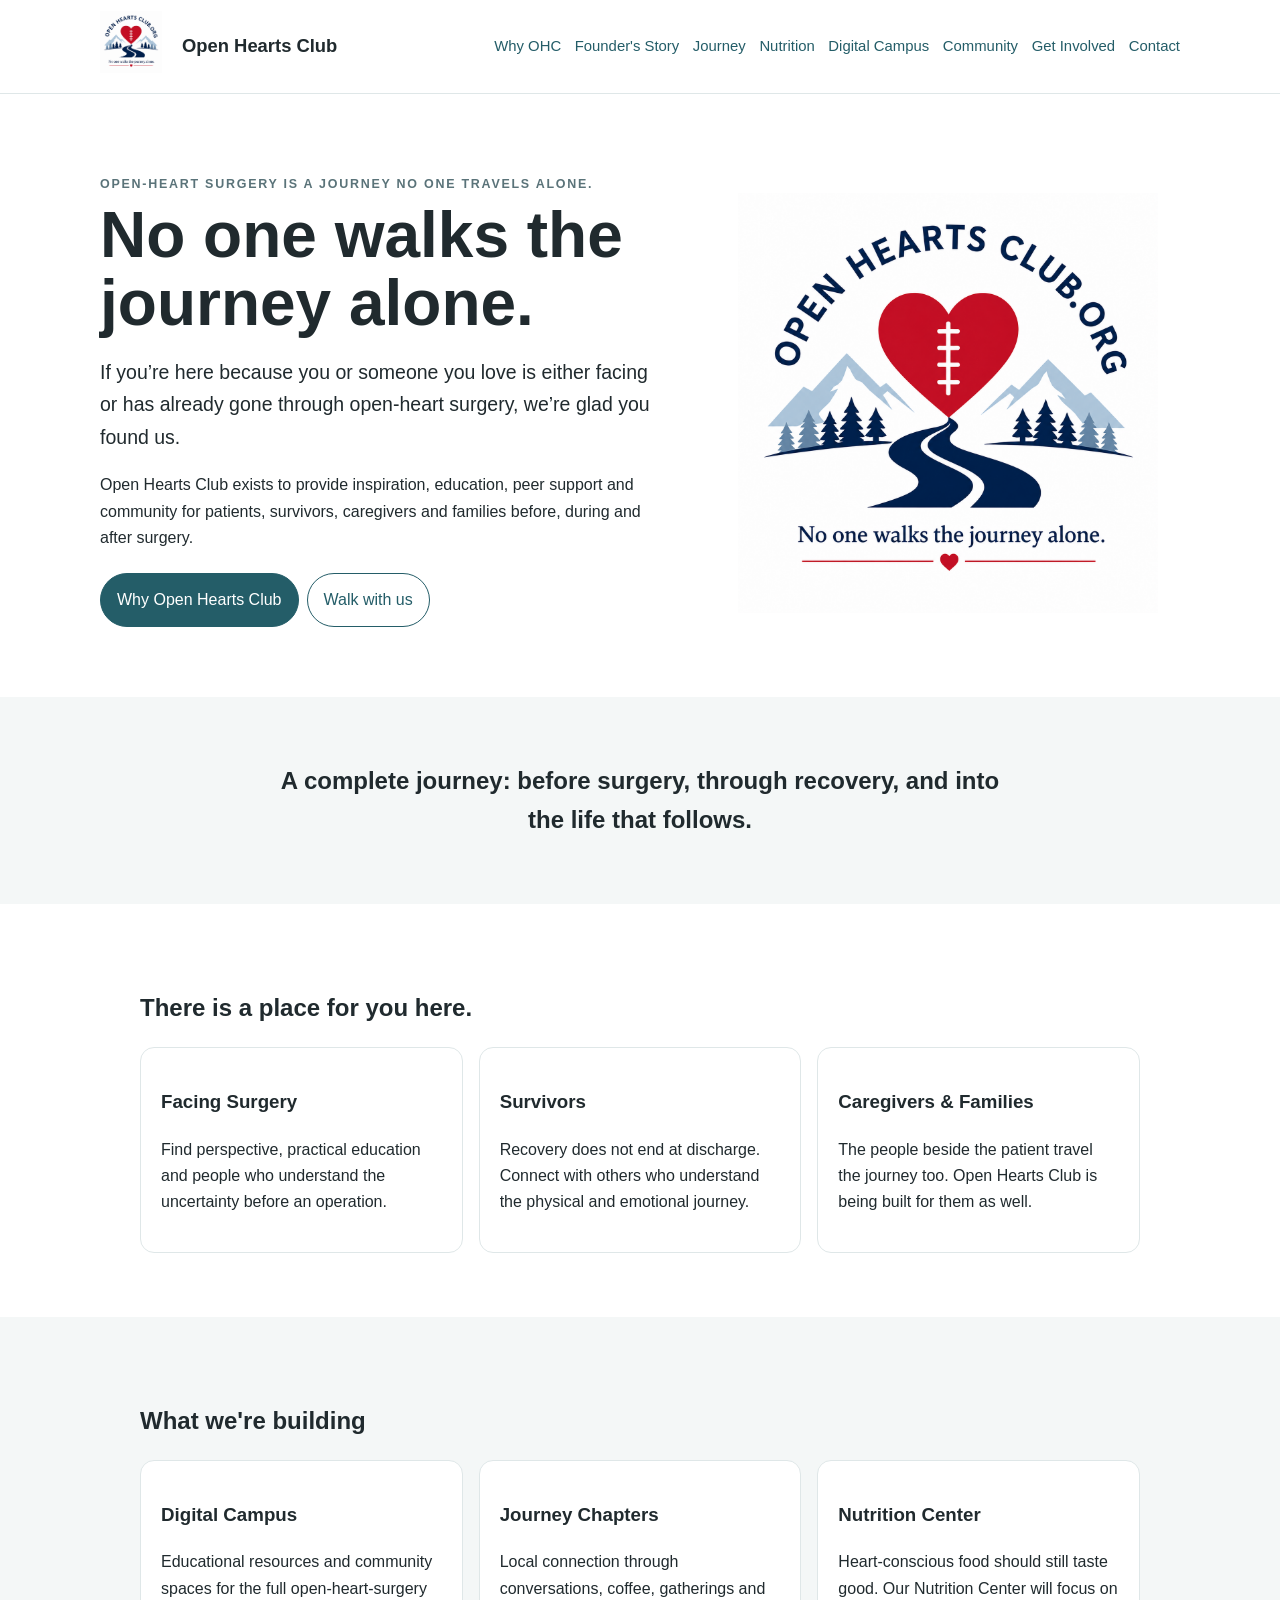
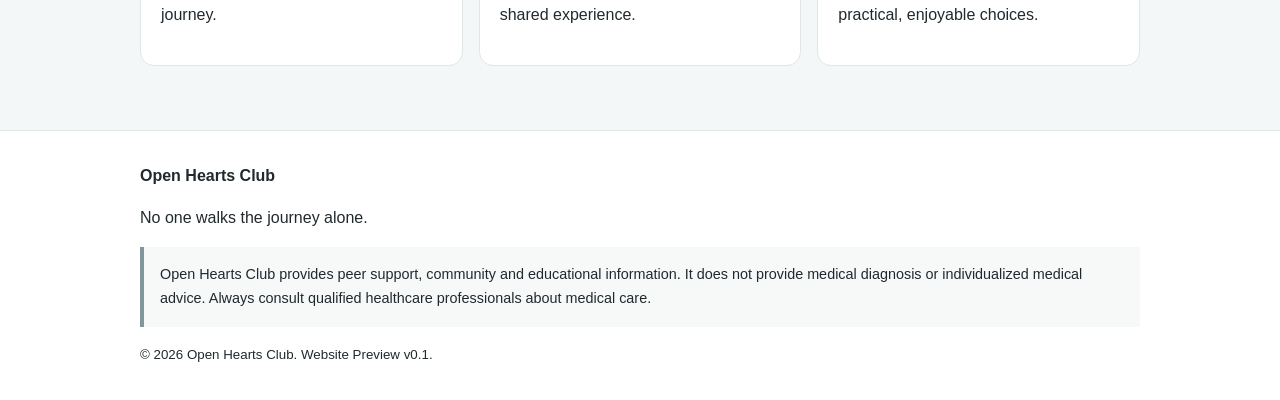
<file: index.html>
<!doctype html><html lang="en"><head><meta charset="utf-8"><meta name="viewport" content="width=device-width,initial-scale=1"><title>Open Hearts Club | No one walks the journey alone</title><meta name="description" content="Open Hearts Club supports patients, survivors, caregivers and families through the open-heart-surgery journey."><link rel="stylesheet" href="styles.css"></head><body><header><nav class="nav"><a href="index.html"><img src="open-hearts-club-logo.png" alt="Open Hearts Club journey-path logo"></a><span class="brand">Open Hearts Club</span><div class="navlinks"><a href="why-open-hearts-club.html">Why OHC</a><a href="founders-story.html">Founder's Story</a><a href="journey-chapters.html">Journey</a><a href="nutrition-center.html">Nutrition</a><a href="digital-campus.html">Digital Campus</a><a href="founding-community.html">Community</a><a href="involvement.html">Get Involved</a><a href="contact.html">Contact</a></div></nav></header><main><section class="hero"><div><div class="eyebrow">Open-heart surgery is a journey no one travels alone.</div><h1>No one walks the journey alone.</h1><p class="lead">If you’re here because you or someone you love is either facing or has already gone through open-heart surgery, we’re glad you found us.</p><p>Open Hearts Club exists to provide inspiration, education, peer support and community for patients, survivors, caregivers and families before, during and after surgery.</p><a class="btn primary" href="why-open-hearts-club.html">Why Open Hearts Club</a><a class="btn" href="involvement.html">Walk with us</a></div><div><img src="open-hearts-club-logo.png" alt="Open Hearts Club journey-path logo"></div></section><section class="section soft"><div class="wrap"><p class="quote">A complete journey: before surgery, through recovery, and into the life that follows.</p></div></section><section class="section"><div class="wrap"><h2>There is a place for you here.</h2><div class="grid"><div class="card"><h3>Facing Surgery</h3><p>Find perspective, practical education and people who understand the uncertainty before an operation.</p></div><div class="card"><h3>Survivors</h3><p>Recovery does not end at discharge. Connect with others who understand the physical and emotional journey.</p></div><div class="card"><h3>Caregivers & Families</h3><p>The people beside the patient travel the journey too. Open Hearts Club is being built for them as well.</p></div></div></div></section><section class="section soft"><div class="wrap"><h2>What we're building</h2><div class="grid"><div class="card"><h3>Digital Campus</h3><p>Educational resources and community spaces for the full open-heart-surgery journey.</p></div><div class="card"><h3>Journey Chapters</h3><p>Local connection through conversations, coffee, gatherings and shared experience.</p></div><div class="card"><h3>Nutrition Center</h3><p>Heart-conscious food should still taste good. Our Nutrition Center will focus on practical, enjoyable choices.</p></div></div></div></section></main><footer><div class="footer"><strong>Open Hearts Club</strong><p>No one walks the journey alone.</p><p class="notice">Open Hearts Club provides peer support, community and educational information. It does not provide medical diagnosis or individualized medical advice. Always consult qualified healthcare professionals about medical care.</p><small>© <span data-year></span> Open Hearts Club. Website Preview v0.1.</small></div></footer><script src="site.js"></script></body></html>
</file>
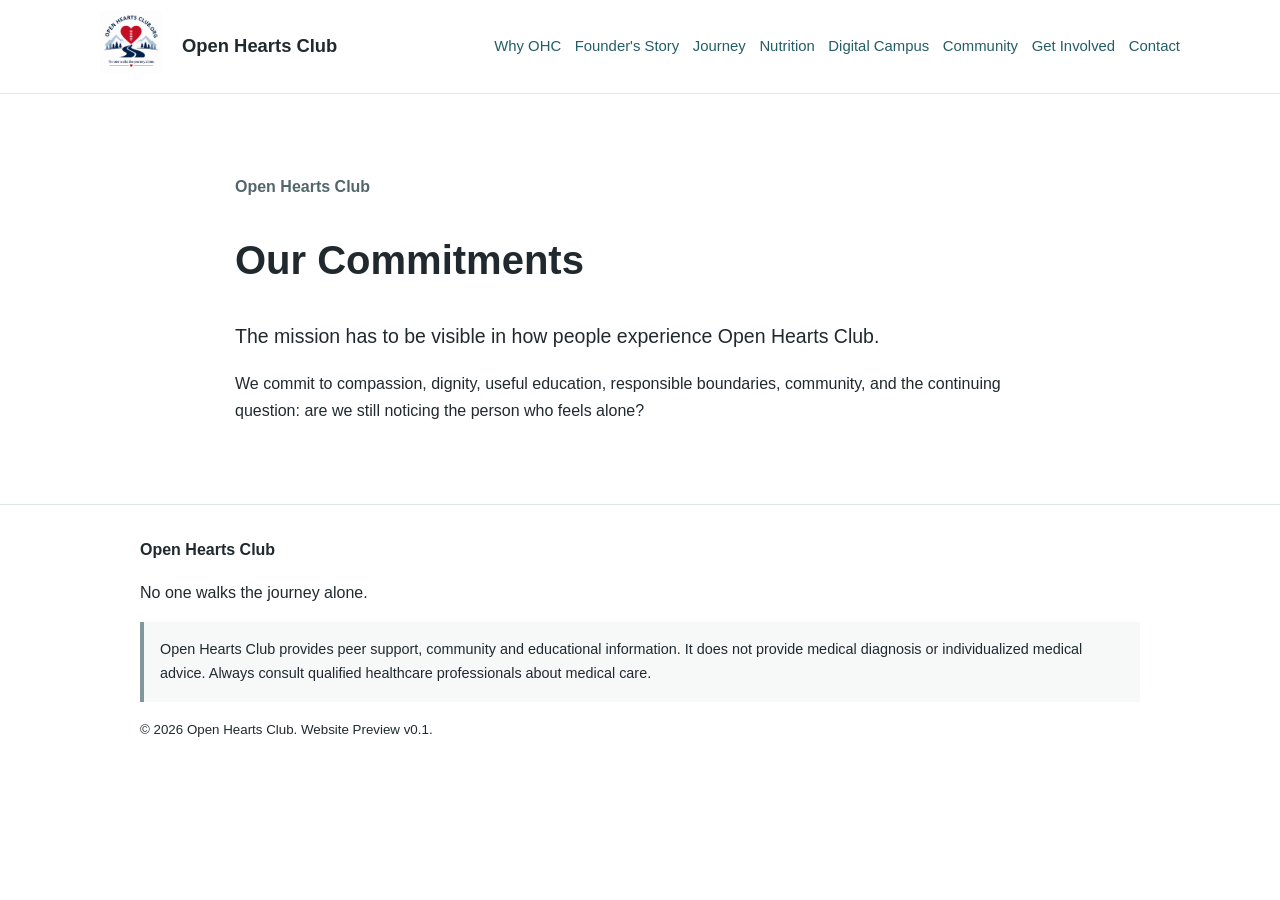
<file: commitments.html>
<!doctype html><html lang="en"><head><meta charset="utf-8"><meta name="viewport" content="width=device-width,initial-scale=1"><title>Our Commitments | Open Hearts Club</title><link rel="stylesheet" href="styles.css"></head><body><header><nav class="nav"><a href="index.html"><img src="open-hearts-club-logo.png" alt="Open Hearts Club journey-path logo"></a><span class="brand">Open Hearts Club</span><div class="navlinks"><a href="why-open-hearts-club.html">Why OHC</a><a href="founders-story.html">Founder's Story</a><a href="journey-chapters.html">Journey</a><a href="nutrition-center.html">Nutrition</a><a href="digital-campus.html">Digital Campus</a><a href="founding-community.html">Community</a><a href="involvement.html">Get Involved</a><a href="contact.html">Contact</a></div></nav></header><main class="page"><p class="tag">Open Hearts Club</p><h1>Our Commitments</h1><p class="lead">The mission has to be visible in how people experience Open Hearts Club.</p><p>We commit to compassion, dignity, useful education, responsible boundaries, community, and the continuing question: are we still noticing the person who feels alone?</p></main><footer><div class="footer"><strong>Open Hearts Club</strong><p>No one walks the journey alone.</p><p class="notice">Open Hearts Club provides peer support, community and educational information. It does not provide medical diagnosis or individualized medical advice. Always consult qualified healthcare professionals about medical care.</p><small>© <span data-year></span> Open Hearts Club. Website Preview v0.1.</small></div></footer><script src="site.js"></script></body></html>
</file>
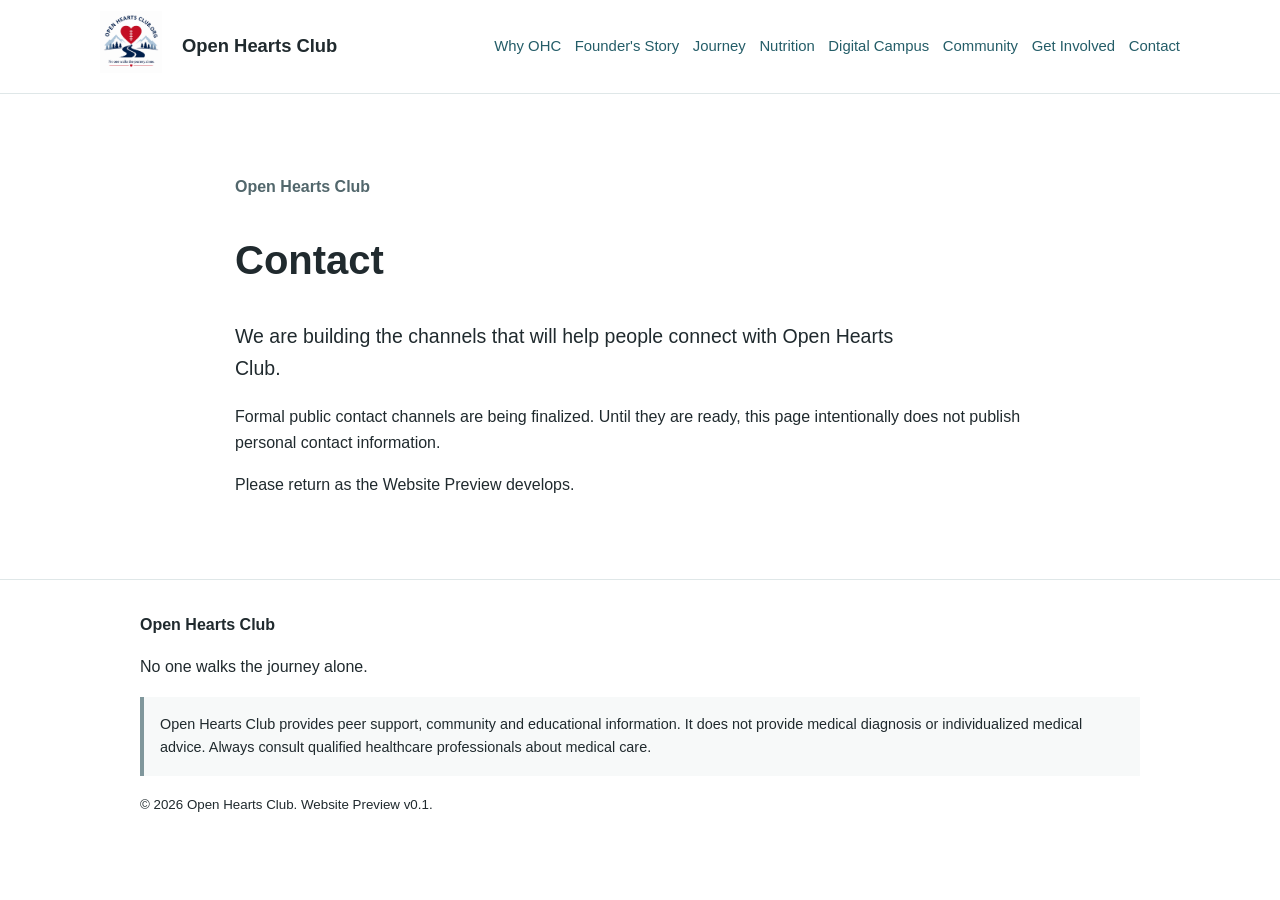
<file: contact.html>
<!doctype html><html lang="en"><head><meta charset="utf-8"><meta name="viewport" content="width=device-width,initial-scale=1"><title>Contact | Open Hearts Club</title><link rel="stylesheet" href="styles.css"></head><body><header><nav class="nav"><a href="index.html"><img src="open-hearts-club-logo.png" alt="Open Hearts Club journey-path logo"></a><span class="brand">Open Hearts Club</span><div class="navlinks"><a href="why-open-hearts-club.html">Why OHC</a><a href="founders-story.html">Founder's Story</a><a href="journey-chapters.html">Journey</a><a href="nutrition-center.html">Nutrition</a><a href="digital-campus.html">Digital Campus</a><a href="founding-community.html">Community</a><a href="involvement.html">Get Involved</a><a href="contact.html">Contact</a></div></nav></header><main class="page"><p class="tag">Open Hearts Club</p><h1>Contact</h1><p class="lead">We are building the channels that will help people connect with Open Hearts Club.</p><p>Formal public contact channels are being finalized. Until they are ready, this page intentionally does not publish personal contact information.</p><p>Please return as the Website Preview develops.</p></main><footer><div class="footer"><strong>Open Hearts Club</strong><p>No one walks the journey alone.</p><p class="notice">Open Hearts Club provides peer support, community and educational information. It does not provide medical diagnosis or individualized medical advice. Always consult qualified healthcare professionals about medical care.</p><small>© <span data-year></span> Open Hearts Club. Website Preview v0.1.</small></div></footer><script src="site.js"></script></body></html>
</file>
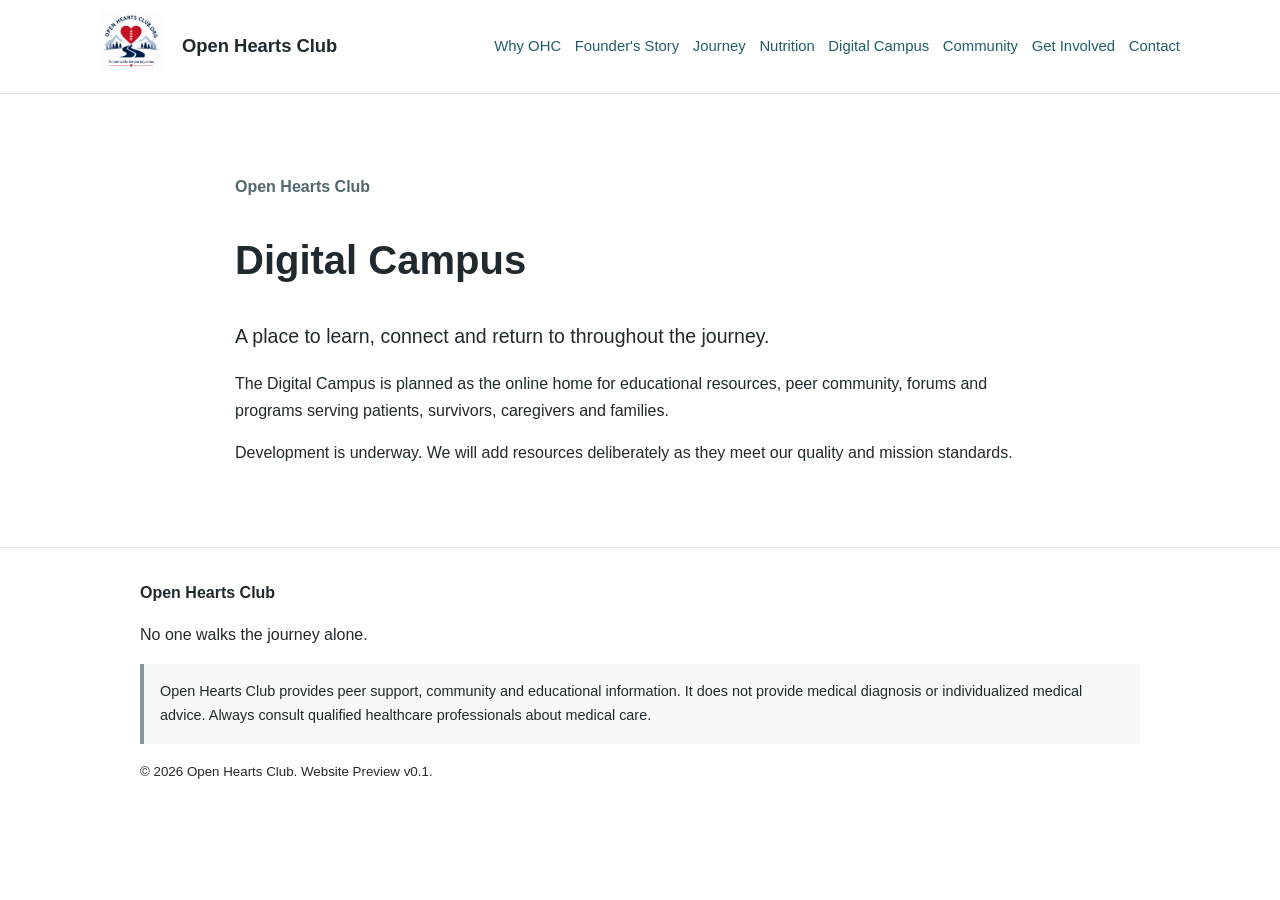
<file: digital-campus.html>
<!doctype html><html lang="en"><head><meta charset="utf-8"><meta name="viewport" content="width=device-width,initial-scale=1"><title>Digital Campus | Open Hearts Club</title><link rel="stylesheet" href="styles.css"></head><body><header><nav class="nav"><a href="index.html"><img src="open-hearts-club-logo.png" alt="Open Hearts Club journey-path logo"></a><span class="brand">Open Hearts Club</span><div class="navlinks"><a href="why-open-hearts-club.html">Why OHC</a><a href="founders-story.html">Founder's Story</a><a href="journey-chapters.html">Journey</a><a href="nutrition-center.html">Nutrition</a><a href="digital-campus.html">Digital Campus</a><a href="founding-community.html">Community</a><a href="involvement.html">Get Involved</a><a href="contact.html">Contact</a></div></nav></header><main class="page"><p class="tag">Open Hearts Club</p><h1>Digital Campus</h1><p class="lead">A place to learn, connect and return to throughout the journey.</p><p>The Digital Campus is planned as the online home for educational resources, peer community, forums and programs serving patients, survivors, caregivers and families.</p><p>Development is underway. We will add resources deliberately as they meet our quality and mission standards.</p></main><footer><div class="footer"><strong>Open Hearts Club</strong><p>No one walks the journey alone.</p><p class="notice">Open Hearts Club provides peer support, community and educational information. It does not provide medical diagnosis or individualized medical advice. Always consult qualified healthcare professionals about medical care.</p><small>© <span data-year></span> Open Hearts Club. Website Preview v0.1.</small></div></footer><script src="site.js"></script></body></html>
</file>
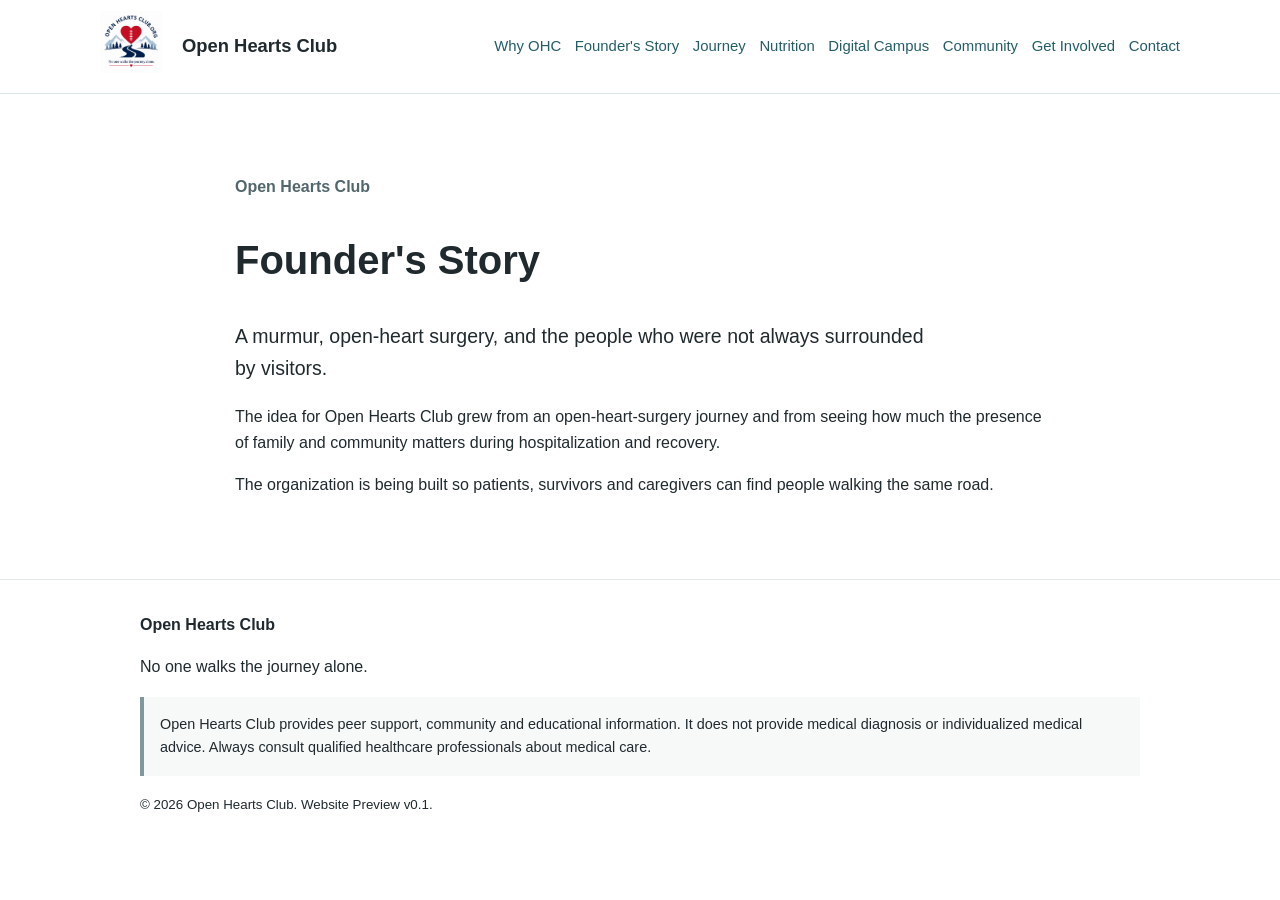
<file: founders-story.html>
<!doctype html><html lang="en"><head><meta charset="utf-8"><meta name="viewport" content="width=device-width,initial-scale=1"><title>Founder's Story | Open Hearts Club</title><link rel="stylesheet" href="styles.css"></head><body><header><nav class="nav"><a href="index.html"><img src="open-hearts-club-logo.png" alt="Open Hearts Club journey-path logo"></a><span class="brand">Open Hearts Club</span><div class="navlinks"><a href="why-open-hearts-club.html">Why OHC</a><a href="founders-story.html">Founder's Story</a><a href="journey-chapters.html">Journey</a><a href="nutrition-center.html">Nutrition</a><a href="digital-campus.html">Digital Campus</a><a href="founding-community.html">Community</a><a href="involvement.html">Get Involved</a><a href="contact.html">Contact</a></div></nav></header><main class="page"><p class="tag">Open Hearts Club</p><h1>Founder's Story</h1><p class="lead">A murmur, open-heart surgery, and the people who were not always surrounded by visitors.</p><p>The idea for Open Hearts Club grew from an open-heart-surgery journey and from seeing how much the presence of family and community matters during hospitalization and recovery.</p><p>The organization is being built so patients, survivors and caregivers can find people walking the same road.</p></main><footer><div class="footer"><strong>Open Hearts Club</strong><p>No one walks the journey alone.</p><p class="notice">Open Hearts Club provides peer support, community and educational information. It does not provide medical diagnosis or individualized medical advice. Always consult qualified healthcare professionals about medical care.</p><small>© <span data-year></span> Open Hearts Club. Website Preview v0.1.</small></div></footer><script src="site.js"></script></body></html>
</file>
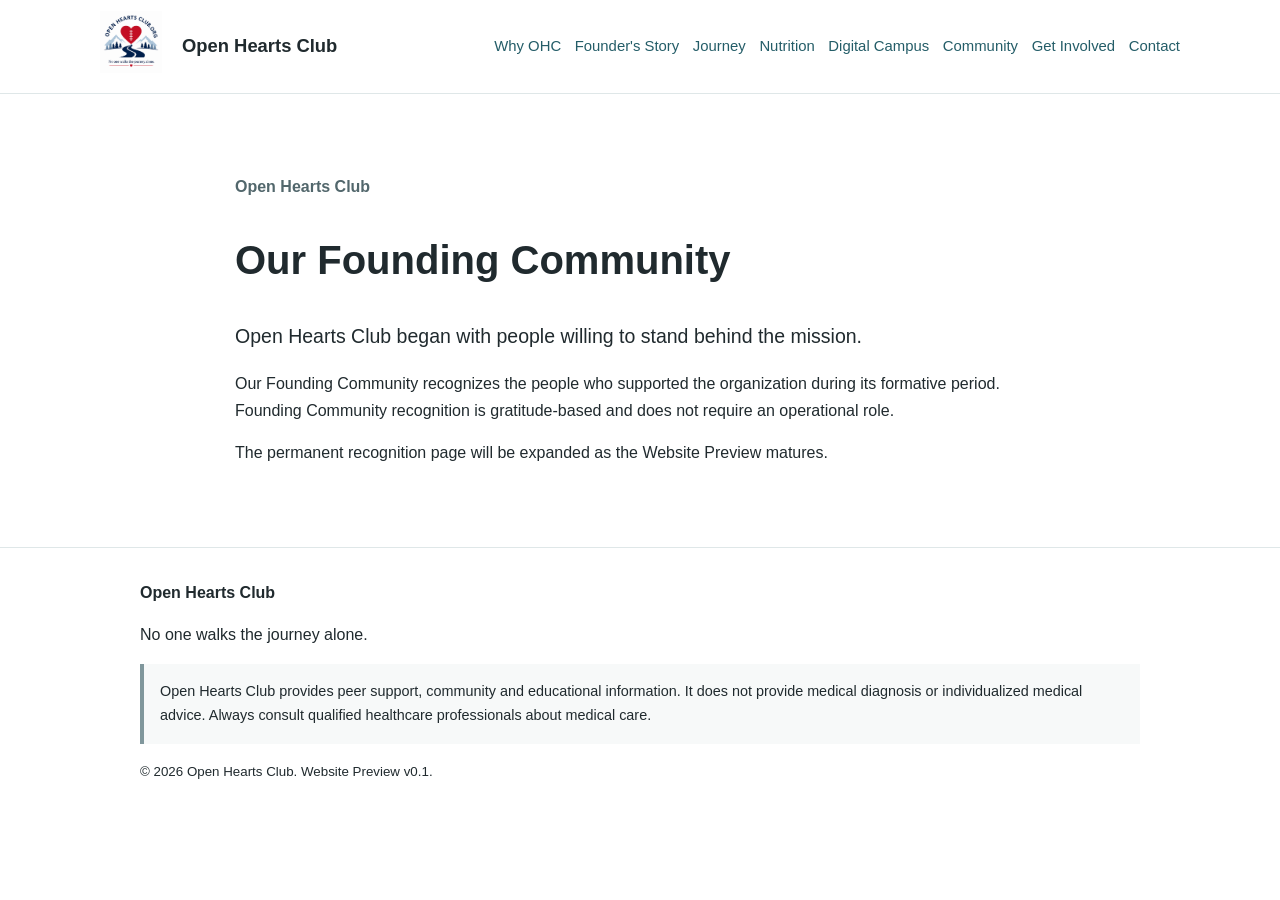
<file: founding-community.html>
<!doctype html><html lang="en"><head><meta charset="utf-8"><meta name="viewport" content="width=device-width,initial-scale=1"><title>Our Founding Community | Open Hearts Club</title><link rel="stylesheet" href="styles.css"></head><body><header><nav class="nav"><a href="index.html"><img src="open-hearts-club-logo.png" alt="Open Hearts Club journey-path logo"></a><span class="brand">Open Hearts Club</span><div class="navlinks"><a href="why-open-hearts-club.html">Why OHC</a><a href="founders-story.html">Founder's Story</a><a href="journey-chapters.html">Journey</a><a href="nutrition-center.html">Nutrition</a><a href="digital-campus.html">Digital Campus</a><a href="founding-community.html">Community</a><a href="involvement.html">Get Involved</a><a href="contact.html">Contact</a></div></nav></header><main class="page"><p class="tag">Open Hearts Club</p><h1>Our Founding Community</h1><p class="lead">Open Hearts Club began with people willing to stand behind the mission.</p><p>Our Founding Community recognizes the people who supported the organization during its formative period. Founding Community recognition is gratitude-based and does not require an operational role.</p><p>The permanent recognition page will be expanded as the Website Preview matures.</p></main><footer><div class="footer"><strong>Open Hearts Club</strong><p>No one walks the journey alone.</p><p class="notice">Open Hearts Club provides peer support, community and educational information. It does not provide medical diagnosis or individualized medical advice. Always consult qualified healthcare professionals about medical care.</p><small>© <span data-year></span> Open Hearts Club. Website Preview v0.1.</small></div></footer><script src="site.js"></script></body></html>
</file>
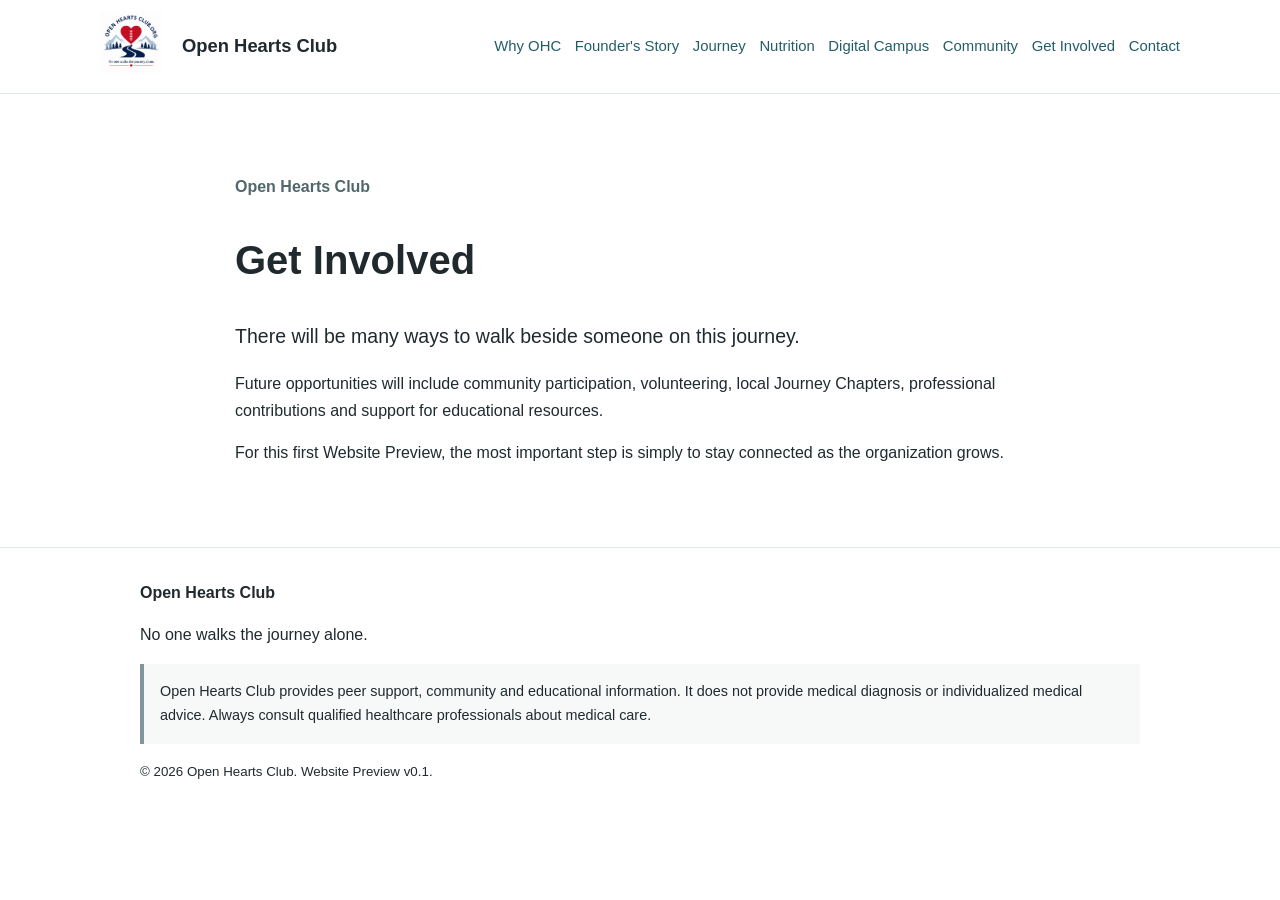
<file: involvement.html>
<!doctype html><html lang="en"><head><meta charset="utf-8"><meta name="viewport" content="width=device-width,initial-scale=1"><title>Get Involved | Open Hearts Club</title><link rel="stylesheet" href="styles.css"></head><body><header><nav class="nav"><a href="index.html"><img src="open-hearts-club-logo.png" alt="Open Hearts Club journey-path logo"></a><span class="brand">Open Hearts Club</span><div class="navlinks"><a href="why-open-hearts-club.html">Why OHC</a><a href="founders-story.html">Founder's Story</a><a href="journey-chapters.html">Journey</a><a href="nutrition-center.html">Nutrition</a><a href="digital-campus.html">Digital Campus</a><a href="founding-community.html">Community</a><a href="involvement.html">Get Involved</a><a href="contact.html">Contact</a></div></nav></header><main class="page"><p class="tag">Open Hearts Club</p><h1>Get Involved</h1><p class="lead">There will be many ways to walk beside someone on this journey.</p><p>Future opportunities will include community participation, volunteering, local Journey Chapters, professional contributions and support for educational resources.</p><p>For this first Website Preview, the most important step is simply to stay connected as the organization grows.</p></main><footer><div class="footer"><strong>Open Hearts Club</strong><p>No one walks the journey alone.</p><p class="notice">Open Hearts Club provides peer support, community and educational information. It does not provide medical diagnosis or individualized medical advice. Always consult qualified healthcare professionals about medical care.</p><small>© <span data-year></span> Open Hearts Club. Website Preview v0.1.</small></div></footer><script src="site.js"></script></body></html>
</file>
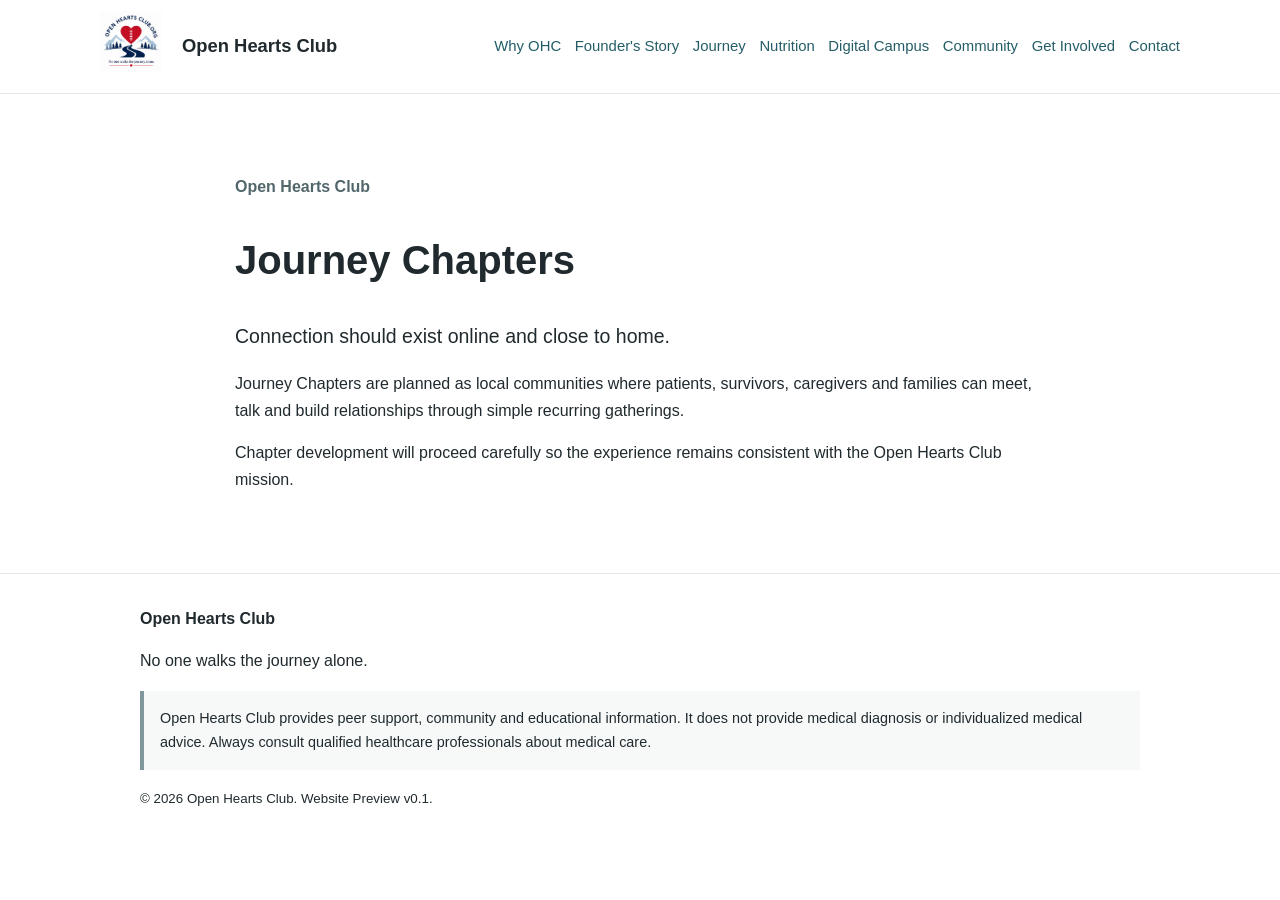
<file: journey-chapters.html>
<!doctype html><html lang="en"><head><meta charset="utf-8"><meta name="viewport" content="width=device-width,initial-scale=1"><title>Journey Chapters | Open Hearts Club</title><link rel="stylesheet" href="styles.css"></head><body><header><nav class="nav"><a href="index.html"><img src="open-hearts-club-logo.png" alt="Open Hearts Club journey-path logo"></a><span class="brand">Open Hearts Club</span><div class="navlinks"><a href="why-open-hearts-club.html">Why OHC</a><a href="founders-story.html">Founder's Story</a><a href="journey-chapters.html">Journey</a><a href="nutrition-center.html">Nutrition</a><a href="digital-campus.html">Digital Campus</a><a href="founding-community.html">Community</a><a href="involvement.html">Get Involved</a><a href="contact.html">Contact</a></div></nav></header><main class="page"><p class="tag">Open Hearts Club</p><h1>Journey Chapters</h1><p class="lead">Connection should exist online and close to home.</p><p>Journey Chapters are planned as local communities where patients, survivors, caregivers and families can meet, talk and build relationships through simple recurring gatherings.</p><p>Chapter development will proceed carefully so the experience remains consistent with the Open Hearts Club mission.</p></main><footer><div class="footer"><strong>Open Hearts Club</strong><p>No one walks the journey alone.</p><p class="notice">Open Hearts Club provides peer support, community and educational information. It does not provide medical diagnosis or individualized medical advice. Always consult qualified healthcare professionals about medical care.</p><small>© <span data-year></span> Open Hearts Club. Website Preview v0.1.</small></div></footer><script src="site.js"></script></body></html>
</file>
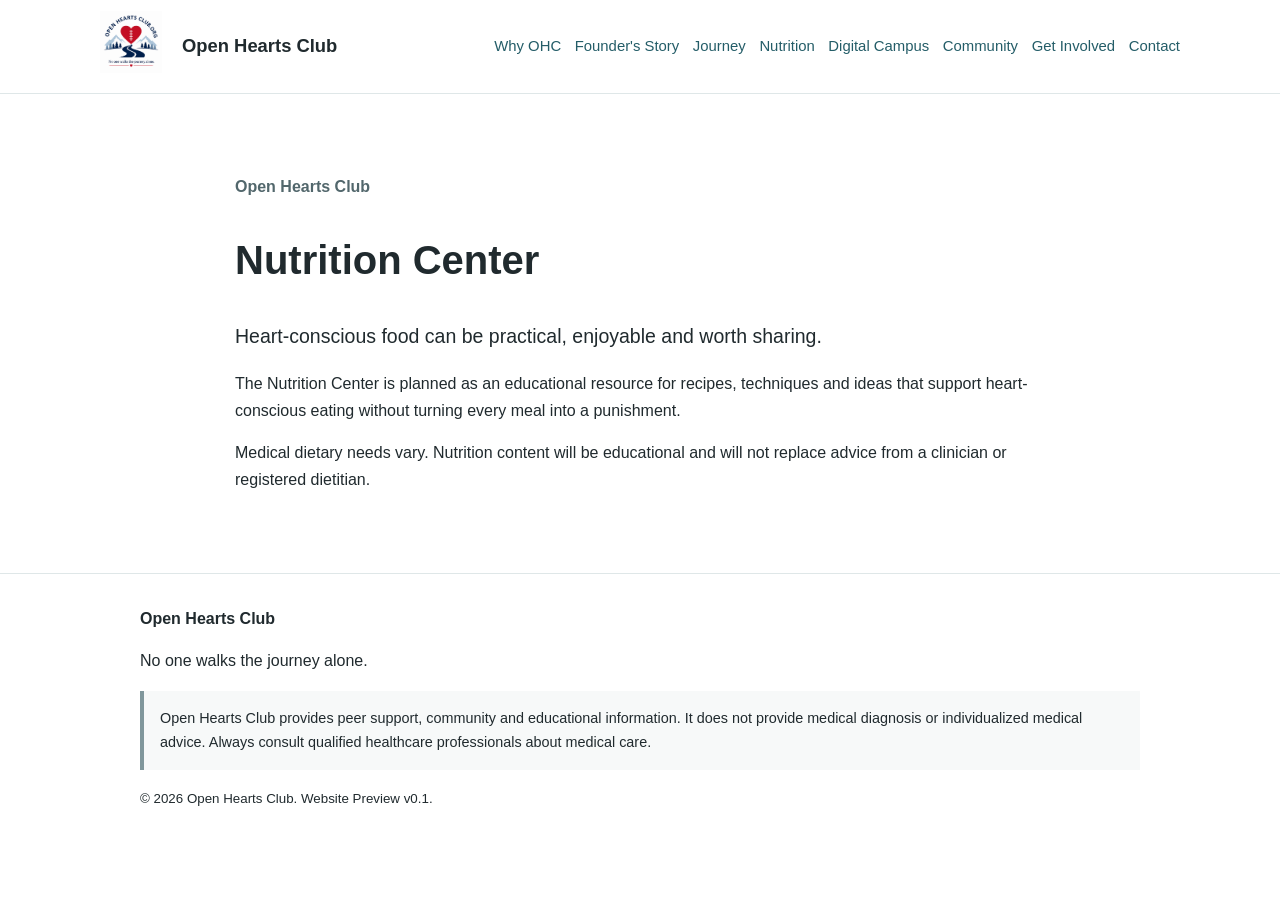
<file: nutrition-center.html>
<!doctype html><html lang="en"><head><meta charset="utf-8"><meta name="viewport" content="width=device-width,initial-scale=1"><title>Nutrition Center | Open Hearts Club</title><link rel="stylesheet" href="styles.css"></head><body><header><nav class="nav"><a href="index.html"><img src="open-hearts-club-logo.png" alt="Open Hearts Club journey-path logo"></a><span class="brand">Open Hearts Club</span><div class="navlinks"><a href="why-open-hearts-club.html">Why OHC</a><a href="founders-story.html">Founder's Story</a><a href="journey-chapters.html">Journey</a><a href="nutrition-center.html">Nutrition</a><a href="digital-campus.html">Digital Campus</a><a href="founding-community.html">Community</a><a href="involvement.html">Get Involved</a><a href="contact.html">Contact</a></div></nav></header><main class="page"><p class="tag">Open Hearts Club</p><h1>Nutrition Center</h1><p class="lead">Heart-conscious food can be practical, enjoyable and worth sharing.</p><p>The Nutrition Center is planned as an educational resource for recipes, techniques and ideas that support heart-conscious eating without turning every meal into a punishment.</p><p>Medical dietary needs vary. Nutrition content will be educational and will not replace advice from a clinician or registered dietitian.</p></main><footer><div class="footer"><strong>Open Hearts Club</strong><p>No one walks the journey alone.</p><p class="notice">Open Hearts Club provides peer support, community and educational information. It does not provide medical diagnosis or individualized medical advice. Always consult qualified healthcare professionals about medical care.</p><small>© <span data-year></span> Open Hearts Club. Website Preview v0.1.</small></div></footer><script src="site.js"></script></body></html>
</file>
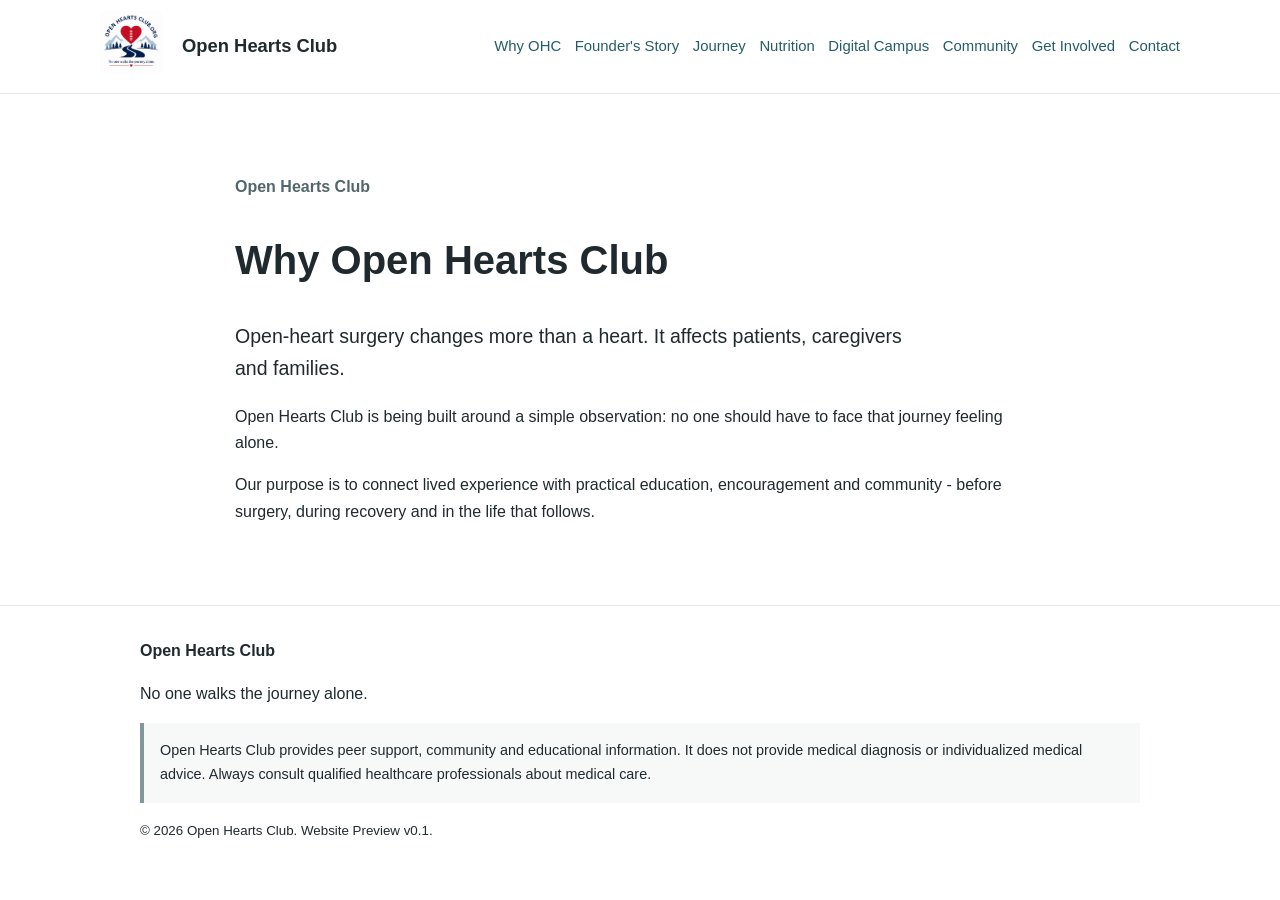
<file: why-open-hearts-club.html>
<!doctype html><html lang="en"><head><meta charset="utf-8"><meta name="viewport" content="width=device-width,initial-scale=1"><title>Why Open Hearts Club | Open Hearts Club</title><link rel="stylesheet" href="styles.css"></head><body><header><nav class="nav"><a href="index.html"><img src="open-hearts-club-logo.png" alt="Open Hearts Club journey-path logo"></a><span class="brand">Open Hearts Club</span><div class="navlinks"><a href="why-open-hearts-club.html">Why OHC</a><a href="founders-story.html">Founder's Story</a><a href="journey-chapters.html">Journey</a><a href="nutrition-center.html">Nutrition</a><a href="digital-campus.html">Digital Campus</a><a href="founding-community.html">Community</a><a href="involvement.html">Get Involved</a><a href="contact.html">Contact</a></div></nav></header><main class="page"><p class="tag">Open Hearts Club</p><h1>Why Open Hearts Club</h1><p class="lead">Open-heart surgery changes more than a heart. It affects patients, caregivers and families.</p><p>Open Hearts Club is being built around a simple observation: no one should have to face that journey feeling alone.</p><p>Our purpose is to connect lived experience with practical education, encouragement and community - before surgery, during recovery and in the life that follows.</p></main><footer><div class="footer"><strong>Open Hearts Club</strong><p>No one walks the journey alone.</p><p class="notice">Open Hearts Club provides peer support, community and educational information. It does not provide medical diagnosis or individualized medical advice. Always consult qualified healthcare professionals about medical care.</p><small>© <span data-year></span> Open Hearts Club. Website Preview v0.1.</small></div></footer><script src="site.js"></script></body></html>
</file>
<file: styles.css>
*{box-sizing:border-box}html{scroll-behavior:smooth}body{margin:0;font-family:Arial,Helvetica,sans-serif;color:#202a2e;background:#fff;line-height:1.65}a{color:#245d68}header{border-bottom:1px solid #dfe7e8;background:#fff;position:sticky;top:0;z-index:10}.nav{max-width:1120px;margin:auto;padding:.7rem 1.25rem;display:flex;align-items:center;gap:1.25rem}.nav img{width:62px;height:62px;object-fit:contain}.brand{font-weight:700;font-size:1.15rem;margin-right:auto}.navlinks{display:flex;flex-wrap:wrap;gap:.85rem}.navlinks a{text-decoration:none;font-size:.93rem}.hero{max-width:1120px;margin:auto;padding:5rem 1.25rem 4rem;display:grid;grid-template-columns:1.1fr .9fr;gap:3rem;align-items:center}.hero img{width:100%;max-width:420px;margin:auto;display:block}.eyebrow{text-transform:uppercase;letter-spacing:.14em;font-size:.78rem;font-weight:700;color:#5a7379}.hero h1{font-size:clamp(2.4rem,5vw,4.5rem);line-height:1.05;margin:.5rem 0 1rem}.lead{font-size:1.22rem;max-width:700px}.btn{display:inline-block;padding:.8rem 1rem;border:1px solid #245d68;border-radius:999px;text-decoration:none;margin:.35rem .5rem .35rem 0}.btn.primary{background:#245d68;color:white}.section{padding:4rem 1.25rem}.soft{background:#f4f7f7}.wrap{max-width:1000px;margin:auto}.grid{display:grid;grid-template-columns:repeat(3,1fr);gap:1rem}.card{border:1px solid #dfe7e8;border-radius:14px;padding:1.25rem;background:white}.quote{font-size:1.5rem;font-weight:600;max-width:760px;margin:auto;text-align:center}.notice{font-size:.9rem;padding:1rem;border-left:4px solid #80979c;background:#f7f9f9}footer{padding:2rem 1.25rem;border-top:1px solid #dfe7e8}.footer{max-width:1000px;margin:auto}.page{max-width:850px;margin:auto;padding:4rem 1.25rem}.page h1{font-size:2.5rem}.tag{font-weight:600;color:#52676c}@media(max-width:800px){.hero{grid-template-columns:1fr;padding-top:3rem}.nav{align-items:flex-start}.navlinks{display:none}.grid{grid-template-columns:1fr}}
</file>
